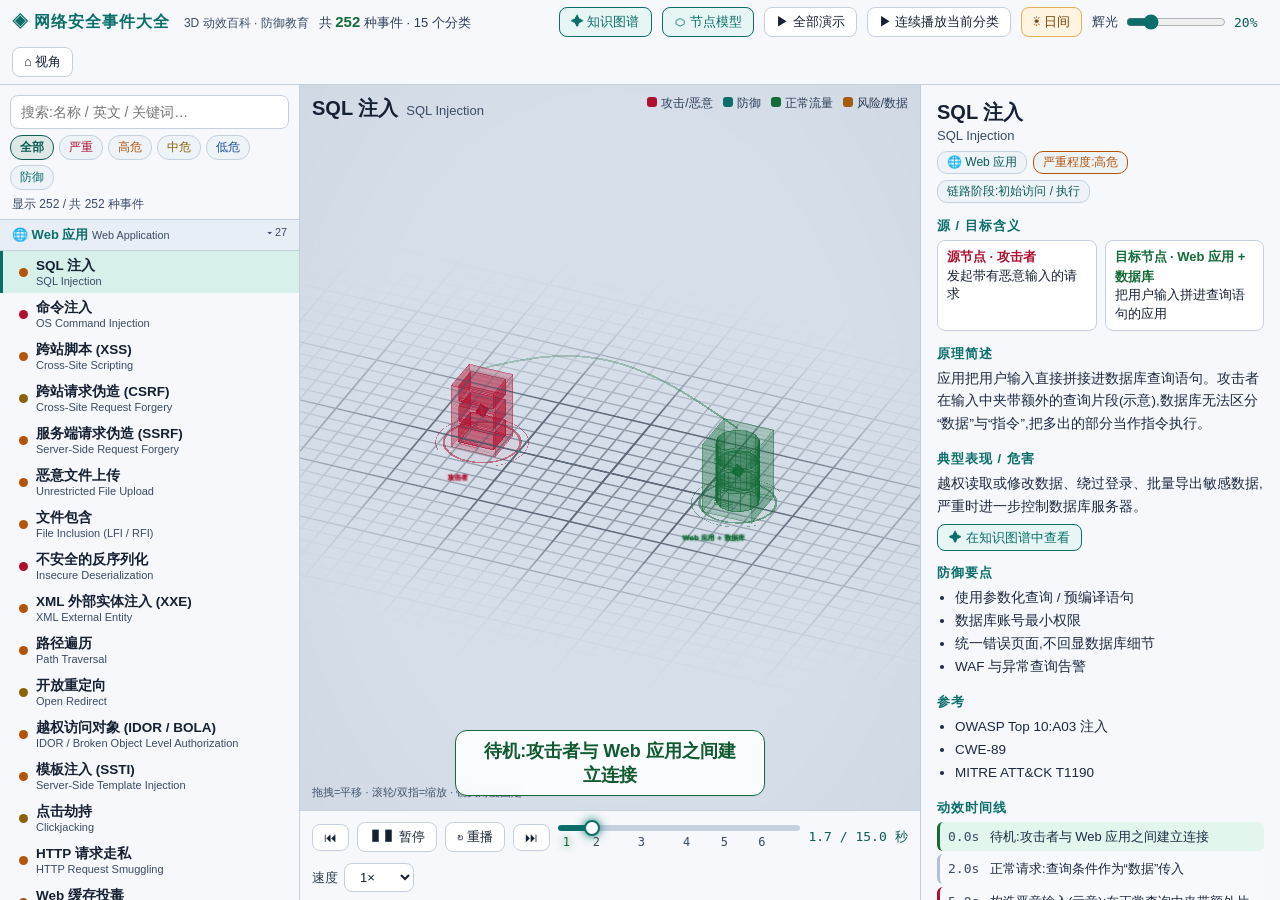
<file: index.html>
<!DOCTYPE html>
<html lang="zh-CN">
<head>
<meta charset="utf-8">
<meta name="viewport" content="width=device-width,initial-scale=1">
<link rel="icon" href="data:,">
<script>(function(){var t;try{t=localStorage.getItem('sec-theme')}catch(e){}if(t!=='light'&&t!=='dark'){try{t=matchMedia('(prefers-color-scheme: light)').matches?'light':'dark'}catch(e){t='dark'}}document.documentElement.setAttribute('data-theme',t)})();</script>
<title>网络安全事件大全 · 3D 动效百科</title>
<link rel="stylesheet" href="css/app.css?v=db5f9332">
</head>
<body>
<div id="app">
  <header>
    <div class="brand">◈ 网络安全事件大全 <small>3D 动效百科 · 防御教育</small></div>
    <div class="hstat" id="total"></div>
    <div class="grow"></div>
    <a class="navbtn" id="bGraph" href="graph.html" title="打开知识图谱:事件、攻击链、防守措施之间的关系">✦ 知识图谱</a>
    <a class="navbtn" id="bNodes" href="nodes.html" title="通用网络安全节点模型库">⬡ 节点模型</a>
    <button id="bAll" title="按列表顺序连续演示所有(筛选后的)事件">▶ 全部演示</button>
    <button id="bCat" title="连续播放当前所在分类的全部事件">▶ 连续播放当前分类</button>
    <button id="bTheme" type="button" title="当前夜间,点击切换到日间" aria-pressed="false">☾ 夜间</button>
    <label class="bl" title="全局辉光强度,默认 20%">辉光 <input id="bloom" autocomplete="off" type="range" min="0" max="100" step="1" value="20"><span id="bloomV">20%</span></label>
    <button id="bHome" title="恢复默认视角(镜头角度固定,可平移/缩放)">⌂ 视角</button>
  </header>
  <main>
    <aside id="left">
      <input id="q" type="search" placeholder="搜索:名称 / 英文 / 关键词…" autocomplete="off">
      <div id="sevs" class="chips"></div>
      <div id="cnt"></div>
      <div id="list"></div>
    </aside>
    <section id="center">
      <div id="stage"><canvas id="cv"></canvas>
        <div id="title"></div><div id="legend"><span><i class="atk"></i>攻击/恶意</span><span><i class="def"></i>防御</span><span><i class="ok"></i>正常流量</span><span><i class="warn"></i>风险/数据</span></div>
        <div id="hint">拖拽=平移 · 滚轮/双指=缩放 · 镜头角度固定</div><div id="cap"></div><div id="nodata"></div><div id="stnote"></div></div>
      <div id="ctl">
        <button id="bPrev" title="上一个事件 ([)">⏮</button>
        <button id="bPlay">❚❚ 暂停</button>
        <button id="bReplay">↻ 重播</button>
        <button id="bNext" title="下一个事件 (])">⏭</button>
        <div id="scrubWrap"><input id="scrub" autocomplete="off" type="range" min="0" max="1000" step="1" value="0"><div id="ticks"></div></div>
        <div id="tm">0.0 / 0.0 秒</div>
        <label class="bl">速度 <select id="speed" autocomplete="off"><option value="0.5">0.5×</option><option value="1" selected>1×</option><option value="1.5">1.5×</option><option value="2">2×</option><option value="3">3×</option></select></label>
        <div id="mode"></div>
      </div>
    </section>
    <aside id="detail"></aside>
  </main>
</div>
<script src="lib/three.bundle.js?v=ebfe9ba7"></script>
<script src="js/ground.js?v=659aef87"></script>
<script src="js/core.js?v=109ca2f6"></script>
<script src="js/prims.js?v=3e8d2f68"></script>
<script src="js/stage.js?v=ee9319a2"></script>
<script src="data/cats.js?v=8409915d"></script>
<script src="data/schemes.js?v=8aa00a9e"></script>
<script src="data/schemes2.js?v=593a21cf"></script>
<script src="data/events-web.js?v=61dd27e4"></script>
<script src="data/events-net.js?v=aa576f40"></script>
<script src="data/events-host.js?v=6bc7ca82"></script>
<script src="data/events-iam.js?v=bb058e12"></script>
<script src="data/events-data.js?v=ba1b6ab3"></script>
<script src="data/events-cloud.js?v=4bb254eb"></script>
<script src="data/events-supply.js?v=dc6a4a79"></script>
<script src="data/events-mal.js?v=3850a72c"></script>
<script src="data/events-social.js?v=c982fb71"></script>
<script src="data/events-phys.js?v=ed2d6506"></script>
<script src="data/events-ext.js?v=c9924ac1"></script>
<script src="data/events-def.js?v=f7b6187c"></script>
<!--NEWEVENTS-->
<script src="data/events-new-ai.js?v=abe1772a"></script>
<script src="data/events-new-ai2.js?v=0f9c3b27"></script>
<script src="data/events-new-cloud.js?v=a2f6a455"></script>
<script src="data/events-new-cloud2.js?v=32ab3d2d"></script>
<script src="data/events-new-data.js?v=3c5e7b96"></script>
<script src="data/events-new-def.js?v=eb27bd5a"></script>
<script src="data/events-new-def2.js?v=16a28c69"></script>
<script src="data/events-new-ext.js?v=43191d41"></script>
<script src="data/events-new-fin.js?v=cb1f6fd4"></script>
<script src="data/events-new-fin2.js?v=125f478d"></script>
<script src="data/events-new-host.js?v=8c5f0060"></script>
<script src="data/events-new-host2.js?v=2a9ceafb"></script>
<script src="data/events-new-iam.js?v=e54e8b39"></script>
<script src="data/events-new-mal.js?v=7ca8ab10"></script>
<script src="data/events-new-net.js?v=44b6d0bb"></script>
<script src="data/events-new-net2.js?v=8e50277e"></script>
<script src="data/events-new-phys2.js?v=c5d9fb3d"></script>
<script src="data/events-new-social.js?v=131e1871"></script>
<script src="data/events-new-supply.js?v=2919c8de"></script>
<script src="data/events-new-web.js?v=e443692b"></script>
<script src="data/events-new-web2.js?v=45ce0a40"></script>
<script src="js/theme.js?v=69e90e94"></script>
<script src="js/app.js?v=1e4d242b"></script>
</body>
</html>
</file>
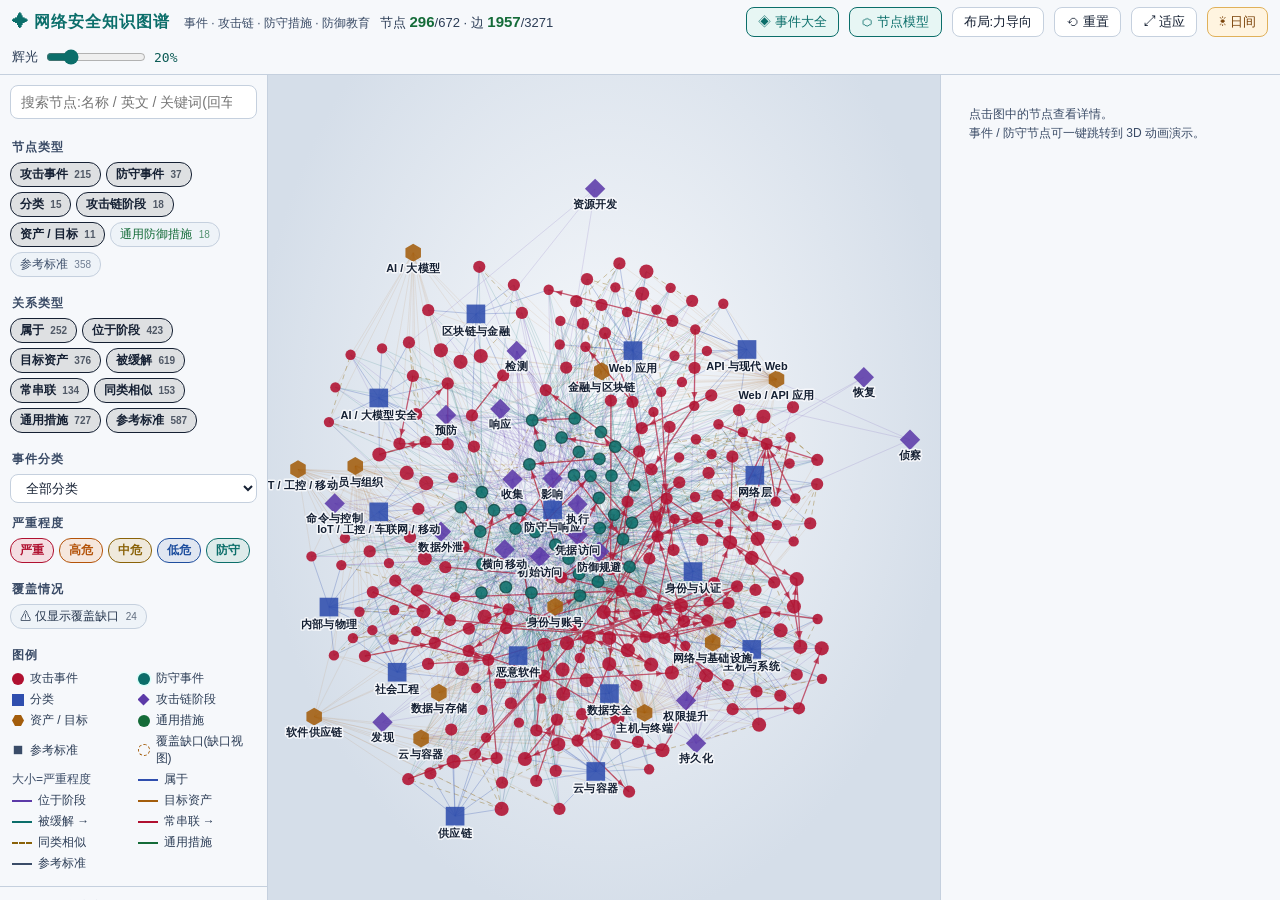
<file: graph.html>
<!DOCTYPE html>
<html lang="zh-CN">
<head>
<meta charset="utf-8">
<meta name="viewport" content="width=device-width,initial-scale=1">
<link rel="icon" href="data:,">
<script>(function(){var t;try{t=localStorage.getItem('sec-theme')}catch(e){}if(t!=='light'&&t!=='dark'){try{t=matchMedia('(prefers-color-scheme: light)').matches?'light':'dark'}catch(e){t='dark'}}document.documentElement.setAttribute('data-theme',t)})();</script>
<title>网络安全知识图谱 · 事件 / 攻击链 / 防守</title>
<link rel="stylesheet" href="css/app.css?v=db5f9332">
<link rel="stylesheet" href="css/graph.css?v=69243f3b">
</head>
<body>
<div id="app">
  <header>
    <div class="brand">✦ 网络安全知识图谱 <small>事件 · 攻击链 · 防守措施 · 防御教育</small></div>
    <div class="hstat" id="gstat"></div>
    <div class="grow"></div>
    <a class="navbtn" id="bIndex" href="index.html" title="返回 3D 事件大全">◈ 事件大全</a>
    <a class="navbtn" id="bNodes" href="nodes.html" title="通用网络安全节点模型库">⬡ 节点模型</a>
    <button id="bLayout" title="切换布局:力导向 / 按攻击链阶段分层">布局:力导向</button>
    <button id="bReset" title="重置筛选、选择和视角,并重新布局">⟲ 重置</button>
    <button id="bFit" title="缩放以显示全部可见节点">⤢ 适应</button>
    <button id="bPanel" class="only-narrow" title="显示/隐藏筛选面板">☰ 筛选</button>
    <button id="bTheme" type="button" title="当前夜间,点击切换到日间" aria-pressed="false">☾ 夜间</button>
    <label class="bl" title="选中/悬停节点的辉光强度,默认 20%">辉光 <input id="glow" autocomplete="off" type="range" min="0" max="100" step="1" value="20"><span id="glowV">20%</span></label>
  </header>
  <main>
    <aside id="gleft">
      <input id="gq" type="search" placeholder="搜索节点:名称 / 英文 / 关键词(回车定位)" autocomplete="off">
      <div id="gqres" class="note"></div>
      <h4>节点类型</h4><div id="fType" class="chips"></div>
      <h4>关系类型</h4><div id="fEdge" class="chips"></div>
      <h4>事件分类</h4><select id="fCat" autocomplete="off"></select>
      <h4>严重程度</h4><div id="fSev" class="chips"></div>
      <h4>覆盖情况</h4><div id="fGap" class="chips"></div>
      <h4>图例</h4><div id="legendG"></div>
      <div class="note tips">单击=选中并高亮邻居 · 双击=展开/收起隐藏的邻居(措施、参考、资产等) · 拖动节点=移动 · 拖动空白=平移 · 滚轮/双指=缩放</div>
    </aside>
    <section id="gcenter"><canvas id="gcv"></canvas><div id="gtip"></div><div id="gempty">没有符合筛选条件的节点</div></section>
    <aside id="gdetail"><div class="note" id="dEmpty">点击图中的节点查看详情。<br>事件 / 防守节点可一键跳转到 3D 动画演示。</div><div id="dBody"></div></aside>
  </main>
</div>
<script src="data/cats.js?v=8409915d"></script>
<script src="data/schemes.js?v=8aa00a9e"></script>
<script src="data/schemes2.js?v=593a21cf"></script>
<script src="data/events-web.js?v=61dd27e4"></script>
<script src="data/events-net.js?v=aa576f40"></script>
<script src="data/events-host.js?v=6bc7ca82"></script>
<script src="data/events-iam.js?v=bb058e12"></script>
<script src="data/events-data.js?v=ba1b6ab3"></script>
<script src="data/events-cloud.js?v=4bb254eb"></script>
<script src="data/events-supply.js?v=dc6a4a79"></script>
<script src="data/events-mal.js?v=3850a72c"></script>
<script src="data/events-social.js?v=c982fb71"></script>
<script src="data/events-phys.js?v=ed2d6506"></script>
<script src="data/events-ext.js?v=c9924ac1"></script>
<script src="data/events-def.js?v=f7b6187c"></script>
<!--NEWEVENTS-->
<script src="data/events-new-ai.js?v=abe1772a"></script>
<script src="data/events-new-ai2.js?v=0f9c3b27"></script>
<script src="data/events-new-cloud.js?v=a2f6a455"></script>
<script src="data/events-new-cloud2.js?v=32ab3d2d"></script>
<script src="data/events-new-data.js?v=3c5e7b96"></script>
<script src="data/events-new-def.js?v=eb27bd5a"></script>
<script src="data/events-new-def2.js?v=16a28c69"></script>
<script src="data/events-new-ext.js?v=43191d41"></script>
<script src="data/events-new-fin.js?v=cb1f6fd4"></script>
<script src="data/events-new-fin2.js?v=125f478d"></script>
<script src="data/events-new-host.js?v=8c5f0060"></script>
<script src="data/events-new-host2.js?v=2a9ceafb"></script>
<script src="data/events-new-iam.js?v=e54e8b39"></script>
<script src="data/events-new-mal.js?v=7ca8ab10"></script>
<script src="data/events-new-net.js?v=44b6d0bb"></script>
<script src="data/events-new-net2.js?v=8e50277e"></script>
<script src="data/events-new-phys2.js?v=c5d9fb3d"></script>
<script src="data/events-new-social.js?v=131e1871"></script>
<script src="data/events-new-supply.js?v=2919c8de"></script>
<script src="data/events-new-web.js?v=e443692b"></script>
<script src="data/events-new-web2.js?v=45ce0a40"></script>
<script src="data/graph.js?v=28a5899b"></script>
<script src="js/theme.js?v=69e90e94"></script>
<script src="js/graph.js?v=b7ca1381"></script>
</body>
</html>
</file>
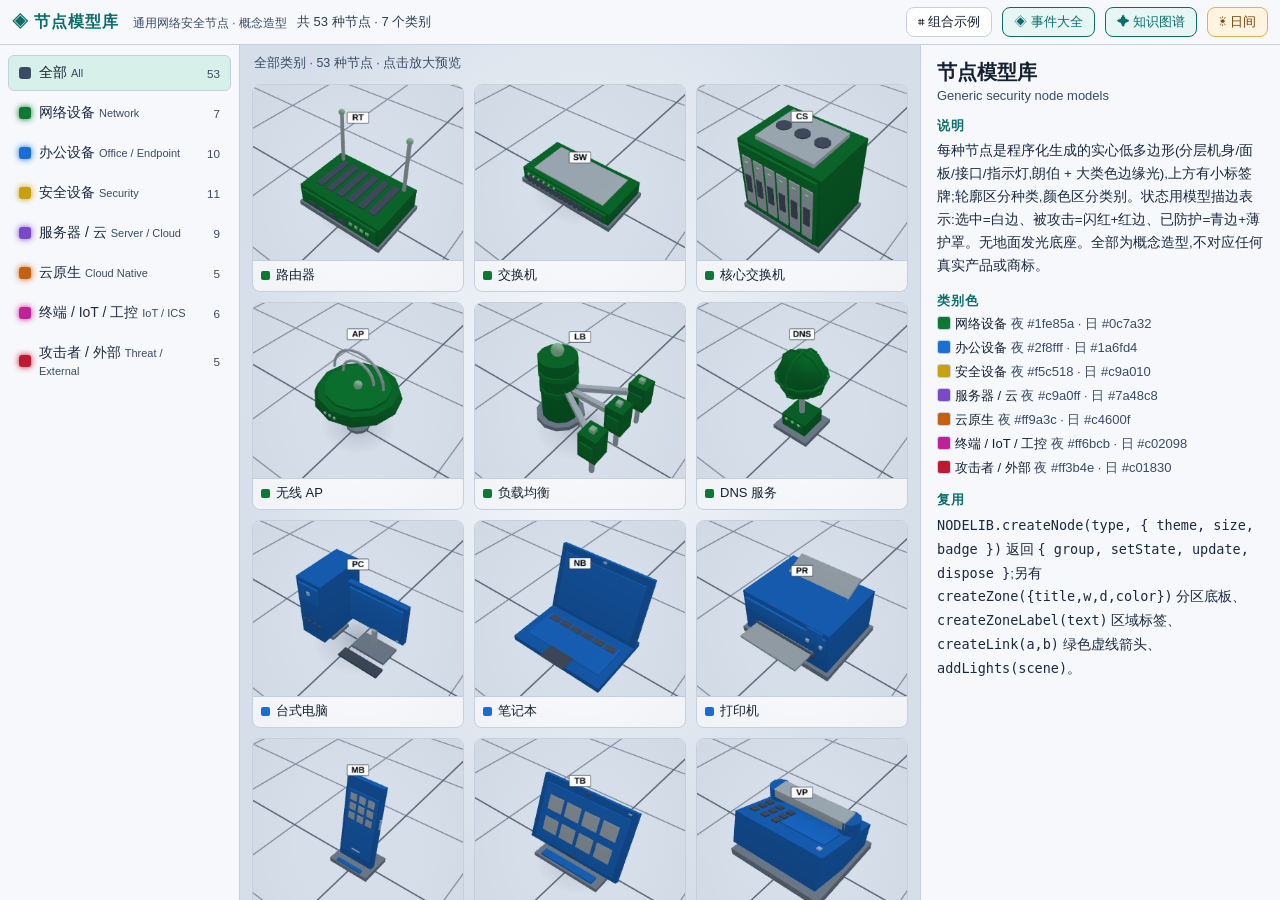
<file: nodes.html>
<!DOCTYPE html>
<html lang="zh-CN">
<head>
<meta charset="utf-8">
<meta name="viewport" content="width=device-width,initial-scale=1">
<link rel="icon" href="data:,">
<script>(function(){var t;try{t=localStorage.getItem('sec-theme')}catch(e){}if(t!=='light'&&t!=='dark'){try{t=matchMedia('(prefers-color-scheme: light)').matches?'light':'dark'}catch(e){t='dark'}}document.documentElement.setAttribute('data-theme',t)})();</script>
<title>网络安全节点模型库 · 概念造型</title>
<link rel="stylesheet" href="css/app.css?v=db5f9332">
<link rel="stylesheet" href="css/nodes.css?v=57047242">
</head>
<body>
<div id="app">
  <header>
    <div class="brand">◈ 节点模型库 <small>通用网络安全节点 · 概念造型</small></div>
    <div class="hstat" id="total"></div>
    <div class="grow"></div>
    <button id="bView" type="button" title="在节点画廊与分区组合示例之间切换">⌗ 组合示例</button>
    <a class="navbtn" href="index.html" title="返回 3D 事件大全">◈ 事件大全</a>
    <a class="navbtn" href="graph.html" title="打开知识图谱">✦ 知识图谱</a>
    <button id="bTheme" type="button" title="当前夜间,点击切换到日间" aria-pressed="false">☾ 夜间</button>
  </header>
  <main class="nodes">
    <aside id="left"><div id="cats"></div></aside>
    <section id="gwrap">
      <div class="ghead" id="ghead"></div>
      <div id="gallery"></div>
      <div id="combo"><canvas id="cbcv"></canvas><div id="cbhint">拖拽=平移 · 滚轮=缩放 · 点击节点查看说明</div></div>
      <div id="pv">
        <div id="pvbar">
          <button id="pvBack" title="返回画廊 (Esc)">← 画廊</button>
          <span class="t" id="pvTitle"></span>
          <button class="stbtn" data-s="normal">普通</button>
          <button class="stbtn" data-s="selected">选中</button>
          <button class="stbtn" data-s="attacked">被攻击</button>
          <button class="stbtn" data-s="protected">已防护</button>
          <button id="pvReset" class="stbtn" title="复位视角(或双击画面)">⟲ 复位视角</button><button id="pvSpin" class="stbtn" title="缓慢转展台(默认关)">转展台</button><button id="pvQuad" title="同一节点四种状态并排对比">▦ 四态对比</button>
        </div>
        <canvas id="pvcv"></canvas>
        <div id="pvlabels"><span>普通</span><span>选中</span><span>被攻击</span><span>已防护</span></div>
      </div>
    </section>
    <aside id="detail"></aside>
  </main>
</div>
<script src="lib/three.bundle.js?v=ebfe9ba7"></script>
<script src="js/ground.js?v=659aef87"></script>
<script src="js/nodelib.js?v=22ef2786"></script>
<script src="js/theme.js?v=69e90e94"></script>
<script src="js/nodes.js?v=ec7379ce"></script>
</body>
</html>
</file>
<file: css/app.css>
:root{
  --bg:#0b1020;--panel:#0d142a;--line:#24305a;--red:#ff4d5e;--cyan:#2ee6d6;--green:#7dffb0;--amber:#ffb04d;--dim:#7d8bb0;--txt:#e6f0ff;
  --txt2:#d3def5;--muted:#b6c4e6;--faint:#5f7098;--accent:#cfe;--ctrl:#141d3a;--ctrl-txt:#d8e6ff;--field:#0a1126;
  --chip:#101937;--chip-txt:#b6c4e6;--hover:#121c3b;--on:#133040;--cat:#0f1833;--nav-bg:#10243a;
  --cap-bg:rgba(9,14,32,.7);--cap-txt:#fff;--scrub-rest:#26335f;--tick:#2a3560;--tl:#0a1126;--tl-act:#112b30;
  --note:#5f6d92;--nodata:rgba(11,16,32,.88);--warn-bg:#1a1426;--warn-txt:#ffd9a8;--badge:#101937;--h2:#fff;
  --title-glow:0 0 12px rgba(46,230,214,.5);--brand-glow:0 0 10px rgba(46,230,214,.5);
  --btn-on:linear-gradient(180deg,#123a44,#0f2a36);
  --sev-c:#ff5d7a;--sev-h:#ff9a4d;--sev-m:#ffd24d;--sev-l:#7fb2ff;--sev-n:#2ee6d6;
  --g-event:#ff4d5e;--g-defense:#2ee6d6;--g-category:#8fa8ff;--g-stage:#b69cff;--g-asset:#ffb04d;--g-measure:#7dffb0;--g-ref:#a9b8dc;
  --c-event:#ff6b7a;--c-defense:#2ee6d6;--c-category:#8fa8ff;--c-stage:#b69cff;--c-asset:#ffb04d;--c-measure:#7dffb0;--c-ref:#a9b8dc;
  --e-belongs:#5f77c9;--e-stage:#b69cff;--e-asset:#ffb04d;--e-mitigate:#2ee6d6;--e-chain:#ff4d5e;--e-similar:#ffd24d;--e-measure:#7dffb0;--e-ref:#a9b8dc;
  --g-text:#e6f0ff;--g-text2:#c5d3f3;--g-halo:rgba(10,16,32,.92);--g-gap:#ffb04d;--g-sel:#ffffff;--g-defstroke:#d8fff9;
  --nb-e:#ff9aa5;--nb-d:#8ff3ea;--tip:rgba(13,20,42,.95);
  --gcenter:radial-gradient(ellipse at 50% 40%,#101a38 0%,#0a1020 70%);
  --panel-shadow:6px 0 24px rgba(0,0,0,.5);
  --sb-track:#0a1126;--sb-thumb:rgba(46,230,214,.34);--sb-thumb-hover:rgba(46,230,214,.72);--sb-active:rgba(125,255,176,.85);
  color-scheme:dark;
}
*{box-sizing:border-box}
html,body{margin:0;height:100%;background:var(--bg);color:var(--txt);font-family:"Noto Sans CJK SC","Noto Sans SC","Microsoft YaHei","PingFang SC","Hiragino Sans GB","WenQuanYi Micro Hei","Segoe UI",sans-serif;overflow:hidden;font-size:14px}
#app{display:flex;flex-direction:column;height:100%}
header{display:flex;align-items:center;gap:10px;padding:7px 12px;border-bottom:1px solid var(--line);background:var(--panel);flex:0 0 auto;flex-wrap:wrap}
.brand{font-weight:700;letter-spacing:1px;color:var(--cyan);text-shadow:var(--brand-glow);font-size:16px;white-space:nowrap}.brand small{color:var(--dim);font-weight:400;font-size:12px;margin-left:8px;letter-spacing:0;text-shadow:none}
.hstat{font-size:13px;color:var(--muted)}.hstat b{color:var(--green);font-size:15px}
.grow{flex:1}
button,select{font:inherit;color:var(--ctrl-txt);background:var(--ctrl);border:1px solid var(--line);border-radius:8px;padding:5px 11px;cursor:pointer;transition:.15s;font-size:13px}
button:hover,select:hover{border-color:var(--cyan);box-shadow:0 0 10px rgba(46,230,214,.3)}
button.on{background:var(--btn-on);border-color:var(--cyan);box-shadow:0 0 12px rgba(46,230,214,.4) inset}
label.bl{display:flex;align-items:center;gap:6px;font-size:13px;color:var(--muted);white-space:nowrap}label.bl input{width:100px;accent-color:var(--cyan)}label.bl span{min-width:34px;font-family:Consolas,monospace;color:var(--accent)}
main{flex:1 1 auto;min-height:0;display:grid;grid-template-columns:300px minmax(0,1fr) 360px}
aside{background:var(--panel);overflow:auto;min-height:0}
#left{border-right:1px solid var(--line);display:flex;flex-direction:column}
#detail{border-left:1px solid var(--line);padding:14px 16px 24px}
#q{margin:10px 10px 6px;padding:8px 10px;border-radius:8px;border:1px solid var(--line);background:var(--field);color:var(--txt);font:inherit;outline:none}
#q:focus{border-color:var(--cyan)}
.chips{display:flex;flex-wrap:wrap;gap:5px;padding:0 10px 6px}
.chip{padding:3px 9px;border-radius:12px;font-size:12px;border:1px solid var(--line);background:var(--chip);cursor:pointer;user-select:none;color:var(--chip-txt)}
.chip.on{color:#fff;border-color:currentColor;box-shadow:0 0 8px currentColor inset}
.chip[data-s=critical]{color:var(--sev-c)}.chip[data-s=high]{color:var(--sev-h)}.chip[data-s=medium]{color:var(--sev-m)}.chip[data-s=low]{color:var(--sev-l)}.chip[data-s=none]{color:var(--sev-n)}.chip[data-s=all]{color:var(--accent)}
#cnt{padding:0 12px 6px;font-size:12px;color:var(--dim)}
#list{flex:1;overflow:auto;padding-bottom:20px}
.cat{position:sticky;top:0;background:var(--cat);padding:6px 12px;font-weight:700;color:var(--accent);cursor:pointer;border-top:1px solid var(--line);border-bottom:1px solid var(--line);display:flex;justify-content:space-between;z-index:2;font-size:13px}
.cat small{color:var(--dim);font-weight:400}
.cat.cur{color:var(--cyan)}
.it{padding:6px 12px 6px 16px;cursor:pointer;display:flex;gap:8px;align-items:center;border-left:3px solid transparent}
.it:hover{background:var(--hover)}.it.on{background:var(--on);border-left-color:var(--cyan)}
.it .nm{flex:1;min-width:0}.it .nm b{display:block;font-weight:600;font-size:13.5px;white-space:nowrap;overflow:hidden;text-overflow:ellipsis}.it .nm i{display:block;font-style:normal;font-size:11px;color:var(--dim);white-space:nowrap;overflow:hidden;text-overflow:ellipsis}
.sv{width:9px;height:9px;border-radius:50%;flex:0 0 auto}
.sv.critical{background:var(--sev-c);box-shadow:0 0 6px var(--sev-c)}.sv.high{background:var(--sev-h);box-shadow:0 0 6px var(--sev-h)}.sv.medium{background:var(--sev-m);box-shadow:0 0 6px var(--sev-m)}.sv.low{background:var(--sev-l);box-shadow:0 0 6px var(--sev-l)}.sv.none{background:var(--sev-n);box-shadow:0 0 6px var(--sev-n)}
#center{display:flex;flex-direction:column;min-width:0;min-height:0}
#stage{flex:1 1 auto;min-height:0;position:relative;overflow:hidden}
canvas#cv{position:absolute;inset:0;width:100%;height:100%;display:block;touch-action:none;cursor:grab}canvas#cv:active{cursor:grabbing}
#title{position:absolute;left:12px;top:10px;pointer-events:none}
#title b{font-size:20px;text-shadow:var(--title-glow)}#title span{color:var(--dim);font-size:13px;margin-left:8px}
#legend{position:absolute;right:12px;top:10px;display:flex;gap:10px;font-size:12px;color:var(--muted);pointer-events:none}#legend i{display:inline-block;width:10px;height:10px;border-radius:3px;margin-right:4px;box-shadow:0 0 6px currentColor}#legend i.atk{background:var(--red)}#legend i.def{background:var(--cyan)}#legend i.ok{background:var(--green)}#legend i.warn{background:var(--amber)}
#hint{position:absolute;left:12px;bottom:10px;font-size:11px;color:var(--faint);pointer-events:none}
#cap{position:absolute;left:50%;bottom:14px;transform:translateX(-50%);max-width:88%;padding:8px 20px;border-radius:12px;background:var(--cap-bg);border:1px solid rgba(46,230,214,.35);font-size:18px;font-weight:600;color:var(--cap-txt);pointer-events:none;text-align:center;backdrop-filter:blur(4px)}
#cap.atk{border-color:rgba(255,77,94,.55);text-shadow:0 0 12px rgba(255,77,94,.5)}#cap.def{border-color:rgba(46,230,214,.6);text-shadow:0 0 12px rgba(46,230,214,.5)}#cap.warn{border-color:rgba(255,176,77,.6)}#cap.ok{border-color:rgba(125,255,176,.45)}
#nodata{position:absolute;inset:0;display:none;align-items:center;justify-content:center;color:var(--dim);font-size:16px;background:var(--nodata);z-index:6}#nodata .nd{max-width:560px;padding:18px 22px;border:1px solid var(--amber);border-radius:10px;color:var(--warn-txt);line-height:1.7;background:var(--warn-bg)}
#stnote{position:absolute;left:12px;top:46px;display:none;font-size:12px;color:var(--warn-txt);background:var(--warn-bg);border:1px solid var(--amber);border-radius:8px;padding:5px 10px;z-index:5;max-width:70%}
#ctl{display:flex;align-items:center;gap:8px;flex-wrap:wrap;padding:8px 12px;border-top:1px solid var(--line);background:var(--panel);flex:0 0 auto}
#scrubWrap{flex:1 1 220px;position:relative;min-width:160px;height:36px}
#scrub{width:100%;margin:0;-webkit-appearance:none;appearance:none;height:6px;border-radius:4px;background:linear-gradient(90deg,var(--cyan) var(--p,0%),var(--scrub-rest) var(--p,0%));outline:none;position:absolute;top:6px;left:0}
#scrub::-webkit-slider-thumb{-webkit-appearance:none;width:16px;height:16px;border-radius:50%;background:#fff;box-shadow:0 0 10px var(--cyan);border:2px solid var(--cyan);cursor:pointer}
#scrub::-moz-range-thumb{width:14px;height:14px;border-radius:50%;background:#fff;border:2px solid var(--cyan);cursor:pointer}
#ticks{position:absolute;left:8px;right:8px;top:16px;height:18px}
#ticks span{position:absolute;transform:translateX(-50%);font-size:12px;color:var(--dim);cursor:pointer;padding:0 3px;font-family:Consolas,monospace}
#ticks span.act{color:var(--green);text-shadow:0 0 8px var(--green)}
#tm{font-family:Consolas,"DejaVu Sans Mono",monospace;font-size:13px;color:var(--accent);min-width:100px;text-align:center}
#mode{font-size:12px;color:var(--amber);min-width:90px}
#detail h2{margin:0 0 2px;font-size:20px;color:var(--h2)}#detail .en{color:var(--dim);font-size:13px;margin-bottom:8px}
.badges{display:flex;flex-wrap:wrap;gap:6px;margin-bottom:10px}.badge{font-size:12px;padding:2px 9px;border-radius:10px;border:1px solid var(--line);background:var(--badge);color:var(--accent)}
.badge.sev-critical{color:var(--sev-c);border-color:var(--sev-c)}.badge.sev-high{color:var(--sev-h);border-color:var(--sev-h)}.badge.sev-medium{color:var(--sev-m);border-color:var(--sev-m)}.badge.sev-low{color:var(--sev-l);border-color:var(--sev-l)}.badge.sev-none{color:var(--sev-n);border-color:var(--sev-n)}
#detail h3{font-size:13px;color:var(--cyan);margin:14px 0 5px;letter-spacing:1px}
#detail p{margin:0;line-height:1.7;color:var(--txt2);font-size:13.5px}
#detail ul{margin:0;padding-left:18px;line-height:1.7;color:var(--txt2);font-size:13.5px}
.roles{display:grid;grid-template-columns:1fr 1fr;gap:8px}.role{border:1px solid var(--line);border-radius:8px;padding:6px 9px;background:var(--field);font-size:12.5px;line-height:1.5}.role b{display:block;font-size:13px}.role.s b{color:var(--red)}.role.d b{color:var(--green)}
.tl{list-style:none;padding:0!important;margin:0}.tl li{display:flex;gap:8px;padding:5px 8px;border-radius:6px;cursor:pointer;border-left:3px solid var(--tick);margin-bottom:3px;background:var(--tl);font-size:13px;line-height:1.5}.tl li:hover{background:var(--hover)}.tl li.act{border-left-color:var(--green);background:var(--tl-act)}.tl li.atk{border-left-color:var(--red)}.tl li.def{border-left-color:var(--cyan)}.tl li time{color:var(--dim);font-family:Consolas,monospace;min-width:34px}
.note{margin-top:16px;font-size:11.5px;color:var(--note);line-height:1.6}
@media (max-width:1180px){main{grid-template-columns:260px minmax(0,1fr);grid-template-rows:minmax(0,1fr) 38%}#detail{grid-column:1/-1;border-left:0;border-top:1px solid var(--line)}}
@media (max-width:720px){main{grid-template-columns:1fr;grid-template-rows:34% 46% 20%;overflow:auto}#left{border-right:0}#legend{display:none}#cap{font-size:15px}}

a.navbtn{font:inherit;font-size:13px;color:var(--cyan);background:var(--nav-bg);border:1px solid var(--cyan);border-radius:8px;padding:5px 11px;text-decoration:none;white-space:nowrap;transition:.15s}a.navbtn:hover{box-shadow:0 0 10px rgba(46,230,214,.35)}

/* ===== 统一滚动条(index.html 与 graph.html 共用) ===== */
/* Chrome / Edge / Safari:细 8px、轨道与滑块走变量,日间在 html[data-theme=light] 里覆盖 */
*::-webkit-scrollbar{width:8px;height:8px;background:transparent}
*::-webkit-scrollbar-track{background:var(--sb-track);border-radius:8px;box-shadow:inset 0 0 0 1px rgba(36,48,90,.55)}
*::-webkit-scrollbar-thumb{background:var(--sb-thumb);border-radius:8px;border:1px solid transparent;background-clip:padding-box;transition:background .15s}
*::-webkit-scrollbar-thumb:hover{background:var(--sb-thumb-hover);background-clip:padding-box;box-shadow:0 0 8px rgba(46,230,214,.55)}
*::-webkit-scrollbar-thumb:active{background:var(--sb-active);background-clip:padding-box}
*::-webkit-scrollbar-corner{background:transparent}
*::-webkit-scrollbar-button{display:none;width:0;height:0}
/* Firefox 等:标准属性兜底。注意 Chrome 121+ 只要设置了 scrollbar-color 就会忽略上面的 ::-webkit-scrollbar,所以仅在不支持 webkit 伪元素的浏览器里启用 */
@supports not selector(::-webkit-scrollbar){*{scrollbar-width:thin;scrollbar-color:rgba(46,230,214,.5) #0a1126}}

/* ===== 日间模式:html 与 body 都带 data-theme="light"(html 在首屏前就设上,避免闪白/闪黑) ===== */
html[data-theme="light"]{
  --bg:#e7eef6;--panel:#f6f8fb;--line:#c5d0de;--red:#b01030;--cyan:#0b6e6a;--green:#146b38;--amber:#a35d0c;--dim:#3a4b66;--txt:#152033;
  --txt2:#1c2940;--muted:#2c3d56;--faint:#44556e;--accent:#0d5c56;--ctrl:#ffffff;--ctrl-txt:#152033;--field:#ffffff;
  --chip:#eef3f8;--chip-txt:#24344c;--hover:#e4edf6;--on:#d7f0ea;--cat:#e8eef6;--nav-bg:#e7f6f4;
  --cap-bg:rgba(255,255,255,.9);--cap-txt:#152033;--scrub-rest:#c5d0e0;--tick:#b4c0d2;--tl:#f7f9fc;--tl-act:#e3f6ee;
  --note:#4a5b74;--nodata:rgba(231,238,246,.94);--warn-bg:#fff6e8;--warn-txt:#7a4208;--badge:#eef3f8;--h2:#152033;
  --title-glow:none;--brand-glow:none;--btn-on:#d8f4ef;
  --sev-c:#b01030;--sev-h:#b45309;--sev-m:#8a6208;--sev-l:#1e4e9e;--sev-n:#0b6e6a;
  --g-event:#b01030;--g-defense:#0b6e6a;--g-category:#2f4eae;--g-stage:#5c3aa8;--g-asset:#a35d0c;--g-measure:#146b38;--g-ref:#3a4c68;
  --c-event:#b01030;--c-defense:#0b6e6a;--c-category:#2f4eae;--c-stage:#5c3aa8;--c-asset:#a35d0c;--c-measure:#146b38;--c-ref:#3a4c68;
  --e-belongs:#2f4eae;--e-stage:#5c3aa8;--e-asset:#a35d0c;--e-mitigate:#0b6e6a;--e-chain:#b01030;--e-similar:#8a6208;--e-measure:#146b38;--e-ref:#3a4c68;
  --g-text:#152033;--g-text2:#24344c;--g-halo:rgba(246,248,251,.94);--g-gap:#a35d0c;--g-sel:#152033;--g-defstroke:#083f3d;
  --nb-e:#9a1028;--nb-d:#085e5a;--tip:rgba(255,255,255,.97);
  --gcenter:radial-gradient(ellipse at 50% 42%,#f7f9fc 0%,#d5dee9 74%);
  --panel-shadow:6px 0 24px rgba(40,60,90,.16);
  --sb-track:#e3ebf4;--sb-thumb:rgba(11,110,106,.42);--sb-thumb-hover:rgba(11,110,106,.78);--sb-active:rgba(20,107,56,.85);
  color-scheme:light;
}
html[data-theme="light"] body{background:var(--bg);color:var(--txt)}
html[data-theme="light"] button:hover,html[data-theme="light"] select:hover{box-shadow:none}
html[data-theme="light"] button.on{color:#085e5a;box-shadow:none}
html[data-theme="light"] #bTheme.on{background:#fff4e0;color:#7a4208;border-color:#e0b15a;box-shadow:none}
html[data-theme="light"] .chip.on{color:inherit;background:color-mix(in srgb, currentColor 14%, #fff);box-shadow:none;font-weight:700}
html[data-theme="light"] .chip.on[data-s=critical]{color:var(--sev-c)}
html[data-theme="light"] .chip.on[data-s=high]{color:var(--sev-h)}
html[data-theme="light"] .chip.on[data-s=medium]{color:var(--sev-m)}
html[data-theme="light"] .chip.on[data-s=low]{color:var(--sev-l)}
html[data-theme="light"] .chip.on[data-s=none]{color:var(--sev-n)}
html[data-theme="light"] .chip.on[data-s=all]{color:var(--accent)}
html[data-theme="light"] #cap{border-color:#9eb0c6;box-shadow:0 1px 2px rgba(20,40,70,.06)}
html[data-theme="light"] #cap.atk{border-color:var(--red);color:#8e1028;text-shadow:none}
html[data-theme="light"] #cap.def{border-color:var(--cyan);color:#085e5a;text-shadow:none}
html[data-theme="light"] #cap.warn{border-color:var(--amber);color:#7a4208;text-shadow:none}
html[data-theme="light"] #cap.ok{border-color:var(--green);color:#0f5a30;text-shadow:none}
html[data-theme="light"] #legend i{box-shadow:none}
html[data-theme="light"] .sv{box-shadow:none}
html[data-theme="light"] a.navbtn:hover{box-shadow:none}
html[data-theme="light"] #stnote{border-color:var(--amber)}
@supports not selector(::-webkit-scrollbar){
  html[data-theme="light"] *{scrollbar-color:rgba(11,110,106,.55) #e3ebf4}
}
</file>
<file: css/graph.css>
/* 知识图谱页:沿用 app.css 的变量与控件风格 */
main{grid-template-columns:268px minmax(0,1fr) 340px}
#gleft{border-right:1px solid var(--line);padding-bottom:16px}
#gleft h4{margin:12px 12px 6px;font-size:12px;color:var(--dim);font-weight:600;letter-spacing:1px}
#gleft select{margin:0 10px;width:calc(100% - 20px)}
#gq{margin:10px 10px 4px;width:calc(100% - 20px);padding:8px 10px;border-radius:8px;border:1px solid var(--line);background:var(--field);color:var(--txt);font:inherit;outline:none}
#gq:focus{border-color:var(--cyan)}
.note{padding:0 12px;font-size:12px;color:var(--dim);line-height:1.6}
.note.tips{margin-top:14px;border-top:1px solid var(--line);padding-top:10px}
.chip[data-t=event]{color:var(--c-event)}.chip[data-t=defense]{color:var(--c-defense)}.chip[data-t=category]{color:var(--c-category)}.chip[data-t=stage]{color:var(--c-stage)}.chip[data-t=asset]{color:var(--c-asset)}.chip[data-t=measure]{color:var(--c-measure)}.chip[data-t=ref]{color:var(--c-ref)}
.chip[data-e=belongs]{color:var(--e-belongs)}.chip[data-e=stage]{color:var(--e-stage)}.chip[data-e=asset]{color:var(--e-asset)}.chip[data-e=mitigate]{color:var(--e-mitigate)}.chip[data-e=chain]{color:var(--c-event)}.chip[data-e=similar]{color:var(--e-similar)}.chip[data-e=measure]{color:var(--e-measure)}.chip[data-e=ref]{color:var(--e-ref)}
.chip small{opacity:.7;margin-left:3px}
#gcenter{position:relative;min-width:0;min-height:0;background:var(--gcenter);overflow:hidden}
#gcv{position:absolute;inset:0;width:100%;height:100%;display:block;touch-action:none;cursor:grab}
#gcv.drag{cursor:grabbing}#gcv.hit{cursor:pointer}
#gtip{position:absolute;pointer-events:none;background:var(--tip);border:1px solid var(--line);border-radius:6px;padding:4px 8px;font-size:12px;color:var(--txt);display:none;white-space:nowrap;z-index:5}
#gempty{position:absolute;inset:0;display:none;align-items:center;justify-content:center;color:var(--dim);pointer-events:none}
#gdetail{border-left:1px solid var(--line);padding:14px 16px 24px}
#dBody h2{margin:6px 0 2px;font-size:18px;color:var(--h2)}#dBody .en{color:var(--dim);font-size:12px;margin-bottom:8px}
#dBody .tags{display:flex;gap:6px;flex-wrap:wrap;margin:6px 0}
#dBody .tag{font-size:11.5px;border:1px solid var(--line);border-radius:10px;padding:1px 8px;color:var(--muted);background:var(--badge)}
#dBody .sec{margin-top:12px}#dBody .sec b{display:block;color:var(--accent);font-size:12.5px;margin-bottom:4px;letter-spacing:.5px}
#dBody p{margin:0;line-height:1.65;color:var(--txt2);font-size:13px}
#dBody ul{margin:0;padding-left:18px;color:var(--txt2);font-size:13px;line-height:1.65}
#dBody .btns{display:flex;gap:8px;flex-wrap:wrap;margin:10px 0}
#dBody button.primary{border-color:var(--cyan);color:var(--cyan);background:var(--nav-bg)}
.nb{display:flex;flex-wrap:wrap;gap:5px}
.nb span{font-size:12px;padding:2px 8px;border-radius:10px;border:1px solid var(--line);background:var(--badge);cursor:pointer;color:var(--g-text2)}
.nb span:hover{border-color:var(--cyan);color:var(--h2)}
.nb span.e{color:var(--nb-e)}.nb span.d{color:var(--nb-d)}
.lg{display:grid;grid-template-columns:1fr 1fr;gap:4px 8px;padding:0 12px;font-size:12px;color:var(--muted)}
.lg div{display:flex;align-items:center;gap:6px}
.lg i{display:inline-block;width:12px;height:12px;flex:0 0 auto}
.lg i.ln{height:0;width:20px;border-top:2px solid}.lg i.ln.ds{border-top-style:dashed}
.only-narrow{display:none}
@media (max-width:1100px){main{grid-template-columns:230px minmax(0,1fr) 290px}}
@media (max-width:860px){
  main{grid-template-columns:minmax(0,1fr);grid-template-rows:minmax(0,1fr) auto;position:relative}
  #gleft{position:absolute;left:0;top:0;bottom:0;width:260px;z-index:20;display:none;box-shadow:var(--panel-shadow)}
  body.showpanel #gleft{display:block}
  #gdetail{max-height:38vh;border-left:0;border-top:1px solid var(--line)}
  .only-narrow{display:inline-block}label.bl input{width:70px}
}
/* 覆盖状态(详情栏)与缺口视图 */
#dBody .cov{padding-left:8px;border-left:3px solid var(--line,#2a3a66)}
#dBody .cov.gap{border-left-color:var(--amber)}#dBody .cov.gap b{color:var(--amber)}
#dBody .cov.ok{border-left-color:var(--cyan)}#dBody .cov.ok b{color:var(--cyan)}
#fGap .chip[data-g].on{border-color:var(--amber);color:var(--warn-txt);background:rgba(255,176,77,.14)}

html[data-theme="light"] #fGap .chip[data-g].on{color:#7a4208;background:rgba(163,93,12,.14);border-color:var(--amber)}
html[data-theme="light"] .nb span:hover{color:var(--txt)}
html[data-theme="light"] #dBody button.primary{background:#e7f6f4}
</file>
<file: css/nodes.css>
/* nodes.css — 节点模型库页面(沿用 app.css 的主题变量) */
main.nodes{grid-template-columns:240px minmax(0,1fr) 360px}
#cats{padding:10px 8px;display:flex;flex-direction:column;gap:4px}
#cats .ct{display:flex;align-items:center;gap:8px;padding:8px 10px;border-radius:6px;cursor:pointer;color:var(--txt2);border:1px solid transparent;font-size:14px}
#cats .ct:hover{background:var(--hover)}
#cats .ct.on{background:var(--on);border-color:var(--line);color:var(--txt)}
#cats .ct i{width:12px;height:12px;border-radius:3px;flex:0 0 auto;box-shadow:0 0 6px currentColor}
#cats .ct small{margin-left:auto;color:var(--dim)}
#cats .ct .en{color:var(--dim);font-size:11px;margin-left:4px}
#gwrap{position:relative;min-height:0;overflow:auto;background:var(--gcenter)}
#gallery{display:grid;grid-template-columns:repeat(auto-fill,minmax(168px,1fr));gap:10px;padding:12px}
.cell{position:relative;border:1px solid var(--line);border-radius:8px;background:var(--panel);cursor:pointer;overflow:hidden;transition:border-color .15s}
.cell:hover{border-color:var(--cyan)}
.cell.on{outline:2px solid var(--cyan);outline-offset:-2px}
.cell canvas{display:block;width:100%;aspect-ratio:6/5}
.cell .nm{padding:5px 8px 7px;font-size:13px;color:var(--txt);display:flex;gap:6px;align-items:center;border-top:1px solid var(--line)}
.cell .nm i{width:9px;height:9px;border-radius:2px;flex:0 0 auto}
.cell .nm small{margin-left:auto;color:var(--dim);font-size:11px}
.ghead{padding:10px 14px 0;color:var(--dim);font-size:12.5px}
#pv{position:absolute;inset:0;display:none;flex-direction:column;background:var(--bg);z-index:5}
#pv.show{display:flex}
#pvbar{display:flex;gap:8px;align-items:center;padding:8px 10px;border-bottom:1px solid var(--line);background:var(--panel);flex-wrap:wrap}
#pvbar .t{font-weight:600;color:var(--txt);margin-right:6px}
#pvcv{flex:1 1 auto;min-height:0;width:100%;display:block}
#pvlabels{position:absolute;left:0;right:0;bottom:12px;display:none;pointer-events:none}
#pvlabels.show{display:grid;grid-template-columns:repeat(4,1fr)}
#pvlabels span{text-align:center;color:var(--txt);font-size:13px;font-weight:600}
.stbtn.on{background:var(--btn-on);border-color:var(--cyan)}
#detail .kv{display:grid;grid-template-columns:72px 1fr;gap:4px 8px;font-size:13px;color:var(--txt2);margin-top:8px}
#detail .kv b{color:var(--dim);font-weight:400}
#detail .sw{display:inline-block;width:14px;height:14px;border-radius:3px;vertical-align:-2px;margin-right:4px;border:1px solid var(--line)}
#detail .role{display:inline-block;padding:1px 8px;border-radius:10px;border:1px solid var(--line);margin-right:4px;font-size:12px;color:var(--txt2)}
#detail .sts{display:flex;gap:6px;flex-wrap:wrap;margin-top:8px}
@media (max-width:1000px){main.nodes{grid-template-columns:1fr;grid-template-rows:auto minmax(420px,1fr) auto}#cats{flex-direction:row;flex-wrap:wrap}#cats .ct .en{display:none}#detail{border-left:0;border-top:1px solid var(--line)}}
#combo{position:absolute;inset:0;display:none;z-index:4;background:var(--bg)}
#combo.show{display:block}
#cbcv{width:100%;height:100%;display:block;cursor:grab}
#cbhint{position:absolute;left:12px;bottom:10px;color:var(--dim);font-size:12px;pointer-events:none}
#bView.on{background:var(--btn-on);border-color:var(--cyan)}

/* 暗角:与事件大全后处理同参数 */

#pv::after,#combo::after,.cell::after{content:'';position:absolute;inset:0;pointer-events:none;background:var(--sec-vig,none)}
#pv::after{top:48px}
</file>
